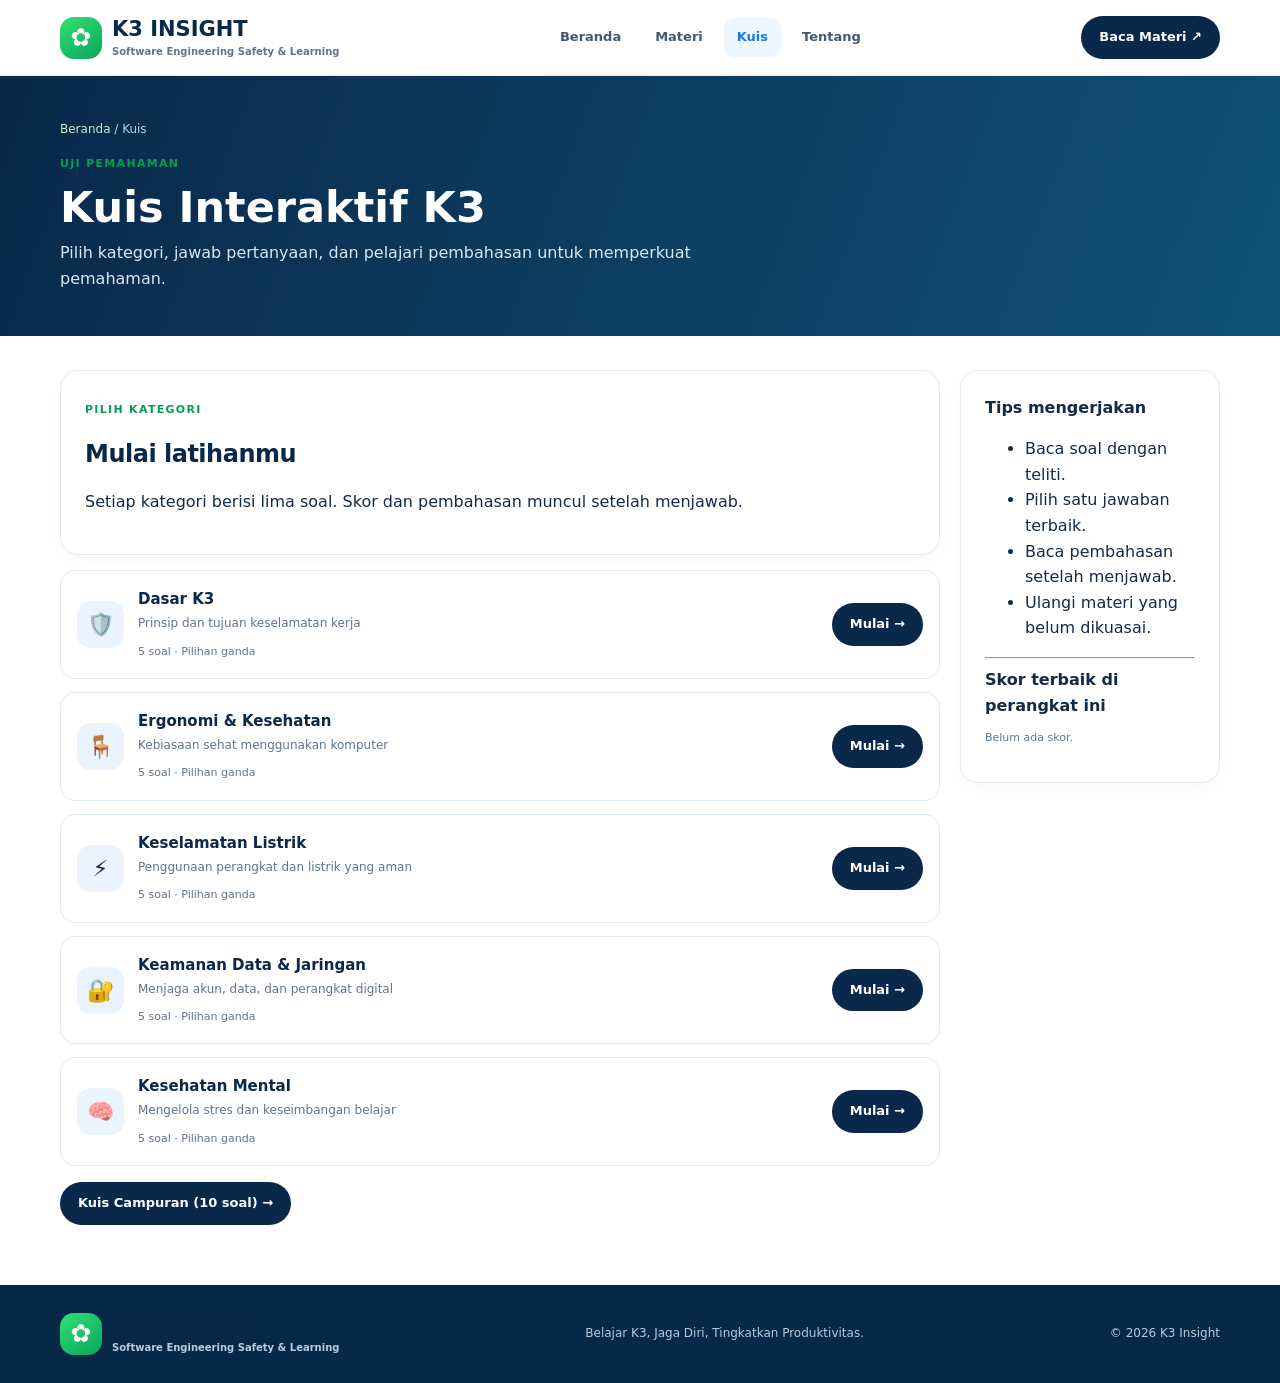
<file: pages/kuis.html>
<!doctype html><html lang="id"><head><meta charset="utf-8"><meta name="viewport" content="width=device-width,initial-scale=1"><title>Kuis K3 — K3 Insight</title><link rel="icon" href="../assets/img/favicon.svg"><style>
:root{--navy:#09284a;--blue:#1479e8;--green:#24c55e;--ink:#132b46;--muted:#60748a;--line:#e1eaf3;--bg:#f5f9fd}*{box-sizing:border-box;scroll-behavior:smooth}body{margin:0;font-family:Inter,system-ui,"Segoe UI",sans-serif;color:var(--ink);line-height:1.6}a{text-decoration:none;color:inherit}button,input{font:inherit}.container{width:min(1160px,92%);margin:auto}.header{height:76px;background:#fff;position:sticky;top:0;z-index:5;border-bottom:1px solid var(--line)}.navrow{height:100%;display:flex;align-items:center;justify-content:space-between;gap:18px}.brand{display:flex;align-items:center;gap:10px;font-size:21px;font-weight:900;color:var(--navy);line-height:1.1}.brand small{display:block;font-size:10px;color:var(--muted);font-weight:600;margin-top:4px}.logo{display:grid;place-items:center;width:42px;height:42px;border-radius:14px;background:linear-gradient(145deg,#32df75,#0aa65a);color:#fff;font-size:25px}nav{display:flex;gap:8px}nav a{padding:9px 13px;border-radius:10px;color:#415a73;font-size:13px;font-weight:750}nav a:hover,nav a.active{background:#eef6ff;color:var(--blue)}.btn{display:inline-flex;align-items:center;justify-content:center;gap:8px;border:0;border-radius:999px;padding:11px 18px;font-size:13px;font-weight:800;cursor:pointer;transition:.2s}.btn:hover{transform:translateY(-2px);box-shadow:0 8px 20px #09284a22}.dark{background:var(--navy);color:#fff}.green{background:linear-gradient(100deg,#21ce5a,#71ef72);color:#06351c}.outline{border:1px solid #c7d8e8;color:var(--navy);background:#fff}.ghost{border:1px solid #ffffffaa;background:#ffffff10;color:#fff}.hamb{display:none;border:0;border-radius:10px;padding:8px 12px;background:#eef6ff;color:var(--navy);font-size:20px}.hero{min-height:390px;display:flex;align-items:center;color:white;background:linear-gradient(90deg,#041d36f5,#052a48d9 43%,#052a4820),url('https://images.unsplash.com/photo-1498050108023-c5249f4df085?auto=format&fit=crop&w=1800&q=85') center/cover}.hero-copy{padding:62px 0;max-width:650px;animation:rise .6s ease}.pill{display:inline-block;padding:6px 12px;border:1px solid #66e9a5a8;border-radius:99px;background:#0a805a33;color:#c5ffdd;font-size:12px;font-weight:800}.hero h1{font-size:clamp(38px,5vw,60px);letter-spacing:-2px;line-height:1.1;margin:17px 0}.hero h1 em{font-style:normal;color:#58f078}.hero p{max-width:560px;color:#e0edf7}.actions{display:flex;gap:12px;flex-wrap:wrap;margin-top:22px}.stats{padding:18px 0;background:var(--bg)}.stats-grid{display:grid;grid-template-columns:repeat(4,1fr);gap:14px}.stats-grid div{padding:15px 18px;background:white;border:1px solid #eaf0f6;border-radius:14px}.stats-grid b{display:block;font-size:23px;color:var(--navy)}.stats-grid span{font-size:12px;color:var(--muted)}.section{padding:52px 0}.tint{background:linear-gradient(#f5f9fd,#fff)}.heading{display:flex;align-items:end;justify-content:space-between;gap:15px;margin-bottom:23px}.heading h2,h2{color:var(--navy);line-height:1.2;letter-spacing:-.5px}.heading h2{font-size:31px;margin:5px 0}.heading p,.muted{color:var(--muted);font-size:14px;margin:0}label{color:#0a9c54;font-size:11px;font-weight:900;letter-spacing:1.3px}.cards{display:grid;grid-template-columns:repeat(4,1fr);gap:16px}.card{border:1px solid var(--line);border-radius:16px;overflow:hidden;box-shadow:0 5px 16px #09284a08;transition:.25s;background:white}.card:hover{transform:translateY(-5px);box-shadow:0 12px 34px #09284a14}.card img{width:100%;height:135px;object-fit:cover;display:block}.card-body{padding:15px}.card h3{font-size:15px;margin:0 0 6px;color:var(--navy)}.card p{font-size:12px;color:var(--muted);margin:0 0 12px}.textlink{font-size:12px;color:var(--blue);font-weight:850}.two{display:grid;grid-template-columns:1fr 1fr;gap:18px}.panel{padding:26px;border:1px solid var(--line);border-radius:18px;background:white}.panel h2{font-size:26px}.steps{display:grid;grid-template-columns:repeat(3,1fr);gap:13px;margin:25px 0}.steps div{display:flex;flex-direction:column;gap:6px}.steps i{font-style:normal;background:#eaf4ff;color:var(--blue);border-radius:13px;padding:9px;width:42px;font-weight:900}.steps b{font-size:13px}.steps small{font-size:12px;color:var(--muted)}.greenpanel{background:linear-gradient(145deg,#e8fbf0,#f3fbff);border-color:#d5f1e2}.greenpanel ul{list-style:none;padding:0;display:grid;gap:10px;color:#3b5a6d;font-size:13px}.greenpanel img{width:100%;height:135px;object-fit:cover;border-radius:12px}.callout{padding:32px 36px;border-radius:22px;background:linear-gradient(100deg,#082848f5,#0b4b6be8),url('https://images.unsplash.com/photo-1519389950473-47ba0277781c?auto=format&fit=crop&w=1400&q=80') center/cover;color:white;display:flex;align-items:center;justify-content:space-between;gap:20px}.callout h2{color:white;margin:7px 0}.callout p{color:#d6e9f5;margin:0;font-size:14px}.footer{padding:28px 0;background:#082848;color:#d5e3ef}.footerrow{display:flex;align-items:center;justify-content:space-between;gap:20px}.footer small{color:#b8cbdb}.footnote{font-size:12px;color:#b6cadb}.pagehero{padding:44px 0;background:linear-gradient(110deg,#09284a,#105276);color:white}.pagehero h1{font-size:clamp(30px,4vw,43px);margin:7px 0;line-height:1.2}.pagehero p{color:#d6e9f5;max-width:740px;margin:0}.crumb{font-size:12px;color:#b9d3e6;margin-bottom:10px}.crumb a{color:#b8f5cb}.content{padding:34px 0 60px}.search{width:100%;padding:12px 15px;border:1px solid #d5e2ef;border-radius:12px;margin-bottom:17px;outline:none}.search:focus{border-color:var(--blue);box-shadow:0 0 0 3px #1479e81a}.chips{display:flex;gap:8px;flex-wrap:wrap;margin-bottom:20px}.chip{border:1px solid var(--line);background:#fff;color:#4b647b;padding:7px 12px;border-radius:999px;font-size:12px;font-weight:750;cursor:pointer}.chip.active,.chip:hover{background:#eaf4ff;color:var(--blue)}.materialgrid{display:grid;grid-template-columns:repeat(3,1fr);gap:17px}.materialcard{border:1px solid var(--line);border-radius:16px;overflow:hidden;background:white;transition:.2s}.materialcard:hover{transform:translateY(-4px);box-shadow:0 12px 30px #09284a12}.materialcard img{width:100%;height:160px;object-fit:cover}.materialbody{padding:17px}.badge{display:inline-block;padding:4px 9px;border-radius:99px;background:#eafbf1;color:#078448;font-size:10px;font-weight:900}.materialbody h3{margin:9px 0 4px;color:var(--navy)}.materialbody p{font-size:13px;color:var(--muted)}.bottomrow{display:flex;justify-content:space-between;align-items:center;gap:8px}.small{font-size:11px;color:var(--muted)}.detailgrid,.quizlayout{display:grid;grid-template-columns:minmax(0,1fr) 260px;gap:20px;align-items:start}.article,.side,.quizpanel{border:1px solid var(--line);border-radius:18px;padding:24px;background:white;box-shadow:0 5px 18px #09284a07}.article h2{margin-top:25px}.article p,.article li{color:#4f667b;font-size:15px}.article img{width:100%;max-height:280px;object-fit:cover;border-radius:13px}.tip{padding:14px;border-left:4px solid var(--green);border-radius:10px;background:#eafbf1;color:#24563b;font-size:13px;margin:20px 0}.side{position:sticky;top:95px}.side a{display:block;padding:9px 0;border-bottom:1px solid var(--line);font-size:13px;color:#456078}.quizlist{display:grid;gap:13px}.quizitem{display:flex;align-items:center;gap:14px;padding:16px;border:1px solid var(--line);border-radius:15px}.qicon{width:47px;height:47px;border-radius:14px;background:#eaf4ff;display:grid;place-items:center;font-size:22px}.qinfo{flex:1}.qinfo h3{margin:0;font-size:15px;color:var(--navy)}.qinfo p{margin:3px 0;font-size:12px;color:var(--muted)}.quizstage{max-width:800px;margin:auto}.question{font-size:21px;color:var(--navy);line-height:1.45}.progress{height:8px;background:#eaf0f6;border-radius:99px;overflow:hidden;margin:13px 0 23px}.progress span{display:block;height:100%;background:linear-gradient(90deg,var(--blue),var(--green))}.answer{width:100%;text-align:left;padding:13px 15px;margin:5px 0;border:1px solid #dbe6f0;border-radius:12px;background:white;color:#29445d;cursor:pointer}.answer:hover:not(:disabled){background:#f3f9ff;border-color:#80b9f3}.answer.correct{background:#eafbf1;border-color:#21b66b;color:#08763d}.answer.wrong{background:#fff0f0;border-color:#e77878;color:#a52828}.feedback{margin-top:14px;padding:12px;border-radius:11px;background:#f0f6fc;color:#37546d;font-size:13px}.quizcontrols{display:flex;justify-content:space-between;align-items:center;gap:12px;margin-top:20px}.result{text-align:center;padding:10px}.score{font-size:60px;font-weight:950;color:var(--blue)}.empty{grid-column:1/-1;text-align:center;padding:28px;color:var(--muted)}.infogrid{display:grid;grid-template-columns:repeat(3,1fr);gap:15px}.infobox{border:1px solid var(--line);border-radius:15px;padding:20px;background:#fff}.infobox p{font-size:13px;color:var(--muted)}@keyframes rise{from{opacity:0;transform:translateY(12px)}to{opacity:1;transform:translateY(0)}}@media(max-width:900px){.cards{grid-template-columns:repeat(2,1fr)}.stats-grid{grid-template-columns:repeat(2,1fr)}.two,.detailgrid,.quizlayout{grid-template-columns:1fr}.side{position:static}.materialgrid{grid-template-columns:repeat(2,1fr)}.header>.container .dark{display:none}}@media(max-width:650px){.header{height:68px}.brand{font-size:17px}.brand small{font-size:9px}.logo{width:37px;height:37px}.hamb{display:block}nav{display:none;position:absolute;top:62px;left:4%;right:4%;padding:10px;background:white;border:1px solid var(--line);border-radius:14px;box-shadow:0 12px 34px #09284a14;flex-direction:column}nav.open{display:flex}nav a{padding:12px}.hero{min-height:410px;background-position:60% center}.hero-copy{padding:48px 0}.hero h1{letter-spacing:-1px}.hero p{font-size:14px}.stats-grid{gap:8px}.stats-grid div{padding:12px}.stats-grid b{font-size:19px}.stats-grid span{font-size:10px}.section{padding:38px 0}.heading{align-items:flex-start;flex-direction:column}.cards,.materialgrid,.infogrid{grid-template-columns:1fr}.card img{height:180px}.two .panel,.article,.side,.quizpanel{padding:18px}.steps{grid-template-columns:1fr}.callout{align-items:flex-start;flex-direction:column;padding:25px 22px}.footerrow{align-items:flex-start;flex-direction:column}.quizitem{flex-wrap:wrap}.quizitem .btn{margin-left:60px}.question{font-size:18px}}
</style></head><body><header class="header"><div class="container navrow"><a class="brand" href="../index.html"><span class="logo">✿</span><span>K3 INSIGHT<small>Software Engineering Safety & Learning</small></span></a><button class="hamb" id="hamb">☰</button><nav id="nav"><a href="../index.html">Beranda</a><a href="materi.html">Materi</a><a class="active" href="kuis.html">Kuis</a><a href="tentang.html">Tentang</a></nav><a class="btn dark" href="materi.html">Baca Materi ↗</a></div></header><section class="pagehero"><div class="container"><div class="crumb"><a href="../index.html">Beranda</a> / Kuis</div><label>UJI PEMAHAMAN</label><h1>Kuis Interaktif K3</h1><p>Pilih kategori, jawab pertanyaan, dan pelajari pembahasan untuk memperkuat pemahaman.</p></div></section><main class="content"><div class="container quizlayout"><section><div class="quizpanel"><label>PILIH KATEGORI</label><h2>Mulai latihanmu</h2><p>Setiap kategori berisi lima soal. Skor dan pembahasan muncul setelah menjawab.</p></div><div class="quizlist" id="list" style="margin-top:15px"></div><button class="btn dark" id="mixed" style="margin-top:16px">Kuis Campuran (10 soal) →</button></section><aside class="side"><b>Tips mengerjakan</b><ul><li>Baca soal dengan teliti.</li><li>Pilih satu jawaban terbaik.</li><li>Baca pembahasan setelah menjawab.</li><li>Ulangi materi yang belum dikuasai.</li></ul><hr><b>Skor terbaik di perangkat ini</b><div id="scores"></div></aside></div></main><div id="footer"></div><script>
const nav=document.getElementById('nav'),hamb=document.getElementById('hamb');if(nav&&hamb)hamb.addEventListener('click',()=>nav.classList.toggle('open'));const f=document.getElementById('footer');if(f){const path=location.pathname;const deep=path.includes('/pages/materi/detail.html')||path.includes('/pages/kuis/mulai.html');const inPages=path.includes('/pages/');const pre=deep?'../../':(inPages?'../':'');f.innerHTML=`<footer class="footer"><div class="container footerrow"><a class="brand" href="${pre}index.html"><span class="logo">✿</span><span>K3 INSIGHT<small>Software Engineering Safety & Learning</small></span></a><span class="footnote">Belajar K3, Jaga Diri, Tingkatkan Produktivitas.</span><span class="footnote">© ${new Date().getFullYear()} K3 Insight</span></div></footer>`;}
</script><script src="../assets/js/kuis-data.js"></script><script src="../assets/js/kuis-list.js"></script></body></html>
</file>
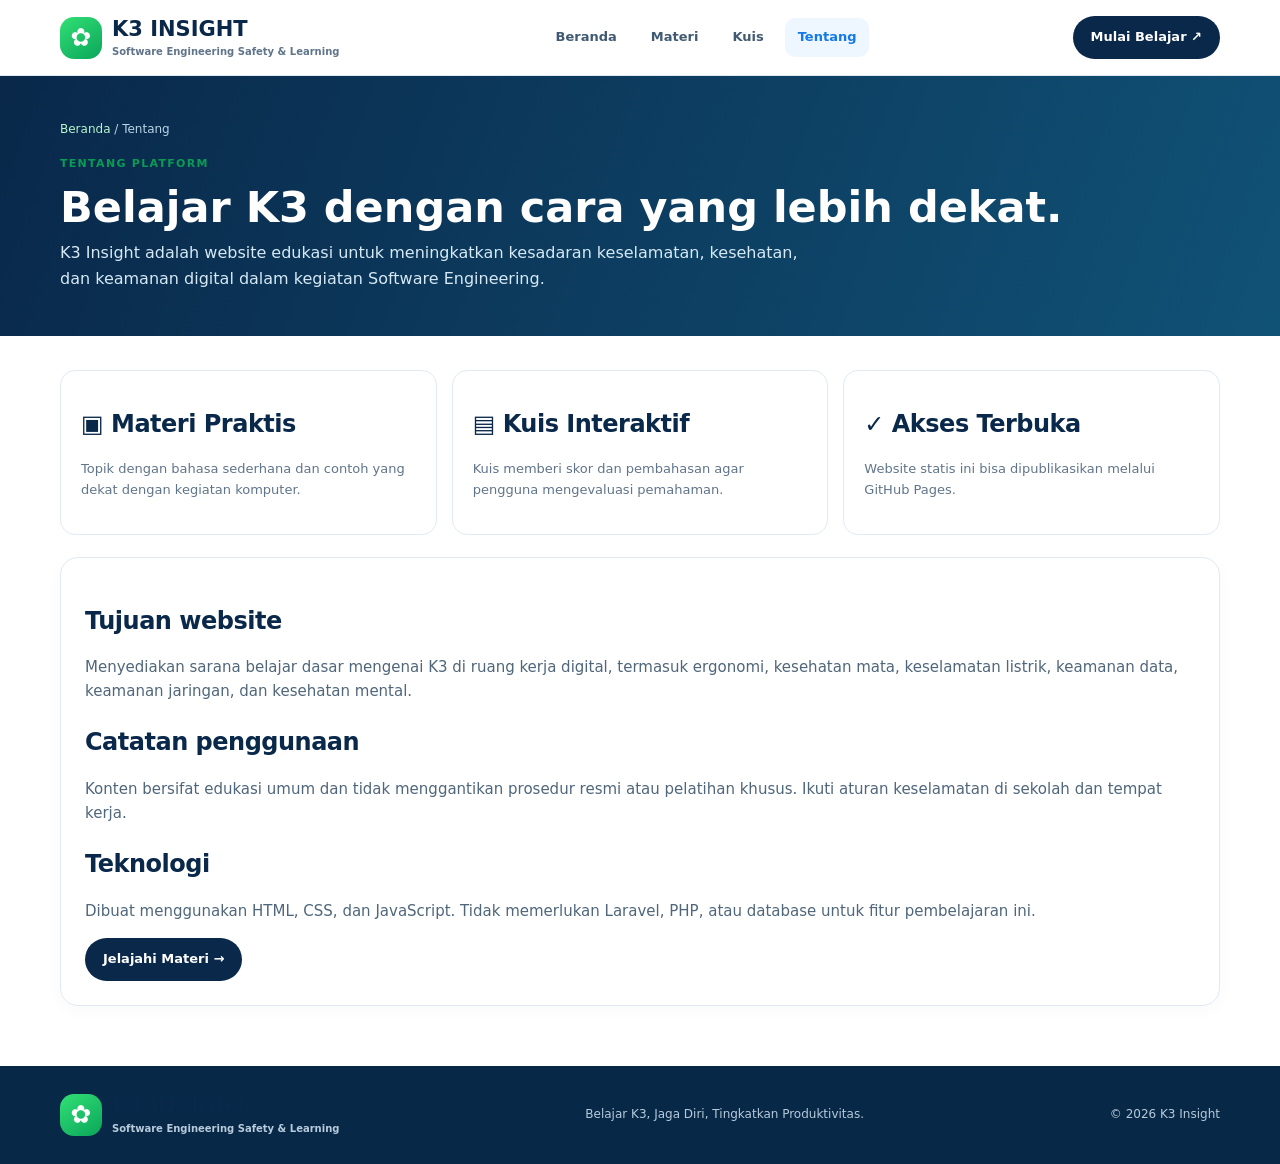
<file: pages/tentang.html>
<!doctype html><html lang="id"><head><meta charset="utf-8"><meta name="viewport" content="width=device-width,initial-scale=1"><title>Tentang — K3 Insight</title><link rel="icon" href="../assets/img/favicon.svg"><style>
:root{--navy:#09284a;--blue:#1479e8;--green:#24c55e;--ink:#132b46;--muted:#60748a;--line:#e1eaf3;--bg:#f5f9fd}*{box-sizing:border-box;scroll-behavior:smooth}body{margin:0;font-family:Inter,system-ui,"Segoe UI",sans-serif;color:var(--ink);line-height:1.6}a{text-decoration:none;color:inherit}button,input{font:inherit}.container{width:min(1160px,92%);margin:auto}.header{height:76px;background:#fff;position:sticky;top:0;z-index:5;border-bottom:1px solid var(--line)}.navrow{height:100%;display:flex;align-items:center;justify-content:space-between;gap:18px}.brand{display:flex;align-items:center;gap:10px;font-size:21px;font-weight:900;color:var(--navy);line-height:1.1}.brand small{display:block;font-size:10px;color:var(--muted);font-weight:600;margin-top:4px}.logo{display:grid;place-items:center;width:42px;height:42px;border-radius:14px;background:linear-gradient(145deg,#32df75,#0aa65a);color:#fff;font-size:25px}nav{display:flex;gap:8px}nav a{padding:9px 13px;border-radius:10px;color:#415a73;font-size:13px;font-weight:750}nav a:hover,nav a.active{background:#eef6ff;color:var(--blue)}.btn{display:inline-flex;align-items:center;justify-content:center;gap:8px;border:0;border-radius:999px;padding:11px 18px;font-size:13px;font-weight:800;cursor:pointer;transition:.2s}.btn:hover{transform:translateY(-2px);box-shadow:0 8px 20px #09284a22}.dark{background:var(--navy);color:#fff}.green{background:linear-gradient(100deg,#21ce5a,#71ef72);color:#06351c}.outline{border:1px solid #c7d8e8;color:var(--navy);background:#fff}.ghost{border:1px solid #ffffffaa;background:#ffffff10;color:#fff}.hamb{display:none;border:0;border-radius:10px;padding:8px 12px;background:#eef6ff;color:var(--navy);font-size:20px}.hero{min-height:390px;display:flex;align-items:center;color:white;background:linear-gradient(90deg,#041d36f5,#052a48d9 43%,#052a4820),url('https://images.unsplash.com/photo-1498050108023-c5249f4df085?auto=format&fit=crop&w=1800&q=85') center/cover}.hero-copy{padding:62px 0;max-width:650px;animation:rise .6s ease}.pill{display:inline-block;padding:6px 12px;border:1px solid #66e9a5a8;border-radius:99px;background:#0a805a33;color:#c5ffdd;font-size:12px;font-weight:800}.hero h1{font-size:clamp(38px,5vw,60px);letter-spacing:-2px;line-height:1.1;margin:17px 0}.hero h1 em{font-style:normal;color:#58f078}.hero p{max-width:560px;color:#e0edf7}.actions{display:flex;gap:12px;flex-wrap:wrap;margin-top:22px}.stats{padding:18px 0;background:var(--bg)}.stats-grid{display:grid;grid-template-columns:repeat(4,1fr);gap:14px}.stats-grid div{padding:15px 18px;background:white;border:1px solid #eaf0f6;border-radius:14px}.stats-grid b{display:block;font-size:23px;color:var(--navy)}.stats-grid span{font-size:12px;color:var(--muted)}.section{padding:52px 0}.tint{background:linear-gradient(#f5f9fd,#fff)}.heading{display:flex;align-items:end;justify-content:space-between;gap:15px;margin-bottom:23px}.heading h2,h2{color:var(--navy);line-height:1.2;letter-spacing:-.5px}.heading h2{font-size:31px;margin:5px 0}.heading p,.muted{color:var(--muted);font-size:14px;margin:0}label{color:#0a9c54;font-size:11px;font-weight:900;letter-spacing:1.3px}.cards{display:grid;grid-template-columns:repeat(4,1fr);gap:16px}.card{border:1px solid var(--line);border-radius:16px;overflow:hidden;box-shadow:0 5px 16px #09284a08;transition:.25s;background:white}.card:hover{transform:translateY(-5px);box-shadow:0 12px 34px #09284a14}.card img{width:100%;height:135px;object-fit:cover;display:block}.card-body{padding:15px}.card h3{font-size:15px;margin:0 0 6px;color:var(--navy)}.card p{font-size:12px;color:var(--muted);margin:0 0 12px}.textlink{font-size:12px;color:var(--blue);font-weight:850}.two{display:grid;grid-template-columns:1fr 1fr;gap:18px}.panel{padding:26px;border:1px solid var(--line);border-radius:18px;background:white}.panel h2{font-size:26px}.steps{display:grid;grid-template-columns:repeat(3,1fr);gap:13px;margin:25px 0}.steps div{display:flex;flex-direction:column;gap:6px}.steps i{font-style:normal;background:#eaf4ff;color:var(--blue);border-radius:13px;padding:9px;width:42px;font-weight:900}.steps b{font-size:13px}.steps small{font-size:12px;color:var(--muted)}.greenpanel{background:linear-gradient(145deg,#e8fbf0,#f3fbff);border-color:#d5f1e2}.greenpanel ul{list-style:none;padding:0;display:grid;gap:10px;color:#3b5a6d;font-size:13px}.greenpanel img{width:100%;height:135px;object-fit:cover;border-radius:12px}.callout{padding:32px 36px;border-radius:22px;background:linear-gradient(100deg,#082848f5,#0b4b6be8),url('https://images.unsplash.com/photo-1519389950473-47ba0277781c?auto=format&fit=crop&w=1400&q=80') center/cover;color:white;display:flex;align-items:center;justify-content:space-between;gap:20px}.callout h2{color:white;margin:7px 0}.callout p{color:#d6e9f5;margin:0;font-size:14px}.footer{padding:28px 0;background:#082848;color:#d5e3ef}.footerrow{display:flex;align-items:center;justify-content:space-between;gap:20px}.footer small{color:#b8cbdb}.footnote{font-size:12px;color:#b6cadb}.pagehero{padding:44px 0;background:linear-gradient(110deg,#09284a,#105276);color:white}.pagehero h1{font-size:clamp(30px,4vw,43px);margin:7px 0;line-height:1.2}.pagehero p{color:#d6e9f5;max-width:740px;margin:0}.crumb{font-size:12px;color:#b9d3e6;margin-bottom:10px}.crumb a{color:#b8f5cb}.content{padding:34px 0 60px}.search{width:100%;padding:12px 15px;border:1px solid #d5e2ef;border-radius:12px;margin-bottom:17px;outline:none}.search:focus{border-color:var(--blue);box-shadow:0 0 0 3px #1479e81a}.chips{display:flex;gap:8px;flex-wrap:wrap;margin-bottom:20px}.chip{border:1px solid var(--line);background:#fff;color:#4b647b;padding:7px 12px;border-radius:999px;font-size:12px;font-weight:750;cursor:pointer}.chip.active,.chip:hover{background:#eaf4ff;color:var(--blue)}.materialgrid{display:grid;grid-template-columns:repeat(3,1fr);gap:17px}.materialcard{border:1px solid var(--line);border-radius:16px;overflow:hidden;background:white;transition:.2s}.materialcard:hover{transform:translateY(-4px);box-shadow:0 12px 30px #09284a12}.materialcard img{width:100%;height:160px;object-fit:cover}.materialbody{padding:17px}.badge{display:inline-block;padding:4px 9px;border-radius:99px;background:#eafbf1;color:#078448;font-size:10px;font-weight:900}.materialbody h3{margin:9px 0 4px;color:var(--navy)}.materialbody p{font-size:13px;color:var(--muted)}.bottomrow{display:flex;justify-content:space-between;align-items:center;gap:8px}.small{font-size:11px;color:var(--muted)}.detailgrid,.quizlayout{display:grid;grid-template-columns:minmax(0,1fr) 260px;gap:20px;align-items:start}.article,.side,.quizpanel{border:1px solid var(--line);border-radius:18px;padding:24px;background:white;box-shadow:0 5px 18px #09284a07}.article h2{margin-top:25px}.article p,.article li{color:#4f667b;font-size:15px}.article img{width:100%;max-height:280px;object-fit:cover;border-radius:13px}.tip{padding:14px;border-left:4px solid var(--green);border-radius:10px;background:#eafbf1;color:#24563b;font-size:13px;margin:20px 0}.side{position:sticky;top:95px}.side a{display:block;padding:9px 0;border-bottom:1px solid var(--line);font-size:13px;color:#456078}.quizlist{display:grid;gap:13px}.quizitem{display:flex;align-items:center;gap:14px;padding:16px;border:1px solid var(--line);border-radius:15px}.qicon{width:47px;height:47px;border-radius:14px;background:#eaf4ff;display:grid;place-items:center;font-size:22px}.qinfo{flex:1}.qinfo h3{margin:0;font-size:15px;color:var(--navy)}.qinfo p{margin:3px 0;font-size:12px;color:var(--muted)}.quizstage{max-width:800px;margin:auto}.question{font-size:21px;color:var(--navy);line-height:1.45}.progress{height:8px;background:#eaf0f6;border-radius:99px;overflow:hidden;margin:13px 0 23px}.progress span{display:block;height:100%;background:linear-gradient(90deg,var(--blue),var(--green))}.answer{width:100%;text-align:left;padding:13px 15px;margin:5px 0;border:1px solid #dbe6f0;border-radius:12px;background:white;color:#29445d;cursor:pointer}.answer:hover:not(:disabled){background:#f3f9ff;border-color:#80b9f3}.answer.correct{background:#eafbf1;border-color:#21b66b;color:#08763d}.answer.wrong{background:#fff0f0;border-color:#e77878;color:#a52828}.feedback{margin-top:14px;padding:12px;border-radius:11px;background:#f0f6fc;color:#37546d;font-size:13px}.quizcontrols{display:flex;justify-content:space-between;align-items:center;gap:12px;margin-top:20px}.result{text-align:center;padding:10px}.score{font-size:60px;font-weight:950;color:var(--blue)}.empty{grid-column:1/-1;text-align:center;padding:28px;color:var(--muted)}.infogrid{display:grid;grid-template-columns:repeat(3,1fr);gap:15px}.infobox{border:1px solid var(--line);border-radius:15px;padding:20px;background:#fff}.infobox p{font-size:13px;color:var(--muted)}@keyframes rise{from{opacity:0;transform:translateY(12px)}to{opacity:1;transform:translateY(0)}}@media(max-width:900px){.cards{grid-template-columns:repeat(2,1fr)}.stats-grid{grid-template-columns:repeat(2,1fr)}.two,.detailgrid,.quizlayout{grid-template-columns:1fr}.side{position:static}.materialgrid{grid-template-columns:repeat(2,1fr)}.header>.container .dark{display:none}}@media(max-width:650px){.header{height:68px}.brand{font-size:17px}.brand small{font-size:9px}.logo{width:37px;height:37px}.hamb{display:block}nav{display:none;position:absolute;top:62px;left:4%;right:4%;padding:10px;background:white;border:1px solid var(--line);border-radius:14px;box-shadow:0 12px 34px #09284a14;flex-direction:column}nav.open{display:flex}nav a{padding:12px}.hero{min-height:410px;background-position:60% center}.hero-copy{padding:48px 0}.hero h1{letter-spacing:-1px}.hero p{font-size:14px}.stats-grid{gap:8px}.stats-grid div{padding:12px}.stats-grid b{font-size:19px}.stats-grid span{font-size:10px}.section{padding:38px 0}.heading{align-items:flex-start;flex-direction:column}.cards,.materialgrid,.infogrid{grid-template-columns:1fr}.card img{height:180px}.two .panel,.article,.side,.quizpanel{padding:18px}.steps{grid-template-columns:1fr}.callout{align-items:flex-start;flex-direction:column;padding:25px 22px}.footerrow{align-items:flex-start;flex-direction:column}.quizitem{flex-wrap:wrap}.quizitem .btn{margin-left:60px}.question{font-size:18px}}
</style></head><body><header class="header"><div class="container navrow"><a class="brand" href="../index.html"><span class="logo">✿</span><span>K3 INSIGHT<small>Software Engineering Safety & Learning</small></span></a><button class="hamb" id="hamb">☰</button><nav id="nav"><a href="../index.html">Beranda</a><a href="materi.html">Materi</a><a href="kuis.html">Kuis</a><a class="active" href="tentang.html">Tentang</a></nav><a class="btn dark" href="materi.html">Mulai Belajar ↗</a></div></header><section class="pagehero"><div class="container"><div class="crumb"><a href="../index.html">Beranda</a> / Tentang</div><label>TENTANG PLATFORM</label><h1>Belajar K3 dengan cara yang lebih dekat.</h1><p>K3 Insight adalah website edukasi untuk meningkatkan kesadaran keselamatan, kesehatan, dan keamanan digital dalam kegiatan Software Engineering.</p></div></section><main class="content"><div class="container"><div class="infogrid"><div class="infobox"><h2>▣ Materi Praktis</h2><p>Topik dengan bahasa sederhana dan contoh yang dekat dengan kegiatan komputer.</p></div><div class="infobox"><h2>▤ Kuis Interaktif</h2><p>Kuis memberi skor dan pembahasan agar pengguna mengevaluasi pemahaman.</p></div><div class="infobox"><h2>✓ Akses Terbuka</h2><p>Website statis ini bisa dipublikasikan melalui GitHub Pages.</p></div></div><article class="article" style="margin-top:22px"><h2>Tujuan website</h2><p>Menyediakan sarana belajar dasar mengenai K3 di ruang kerja digital, termasuk ergonomi, kesehatan mata, keselamatan listrik, keamanan data, keamanan jaringan, dan kesehatan mental.</p><h2>Catatan penggunaan</h2><p>Konten bersifat edukasi umum dan tidak menggantikan prosedur resmi atau pelatihan khusus. Ikuti aturan keselamatan di sekolah dan tempat kerja.</p><h2>Teknologi</h2><p>Dibuat menggunakan HTML, CSS, dan JavaScript. Tidak memerlukan Laravel, PHP, atau database untuk fitur pembelajaran ini.</p><a class="btn dark" href="materi.html">Jelajahi Materi →</a></article></div></main><div id="footer"></div><script>
const nav=document.getElementById('nav'),hamb=document.getElementById('hamb');if(nav&&hamb)hamb.addEventListener('click',()=>nav.classList.toggle('open'));const f=document.getElementById('footer');if(f){const path=location.pathname;const deep=path.includes('/pages/materi/detail.html')||path.includes('/pages/kuis/mulai.html');const inPages=path.includes('/pages/');const pre=deep?'../../':(inPages?'../':'');f.innerHTML=`<footer class="footer"><div class="container footerrow"><a class="brand" href="${pre}index.html"><span class="logo">✿</span><span>K3 INSIGHT<small>Software Engineering Safety & Learning</small></span></a><span class="footnote">Belajar K3, Jaga Diri, Tingkatkan Produktivitas.</span><span class="footnote">© ${new Date().getFullYear()} K3 Insight</span></div></footer>`;}
</script></body></html>
</file>
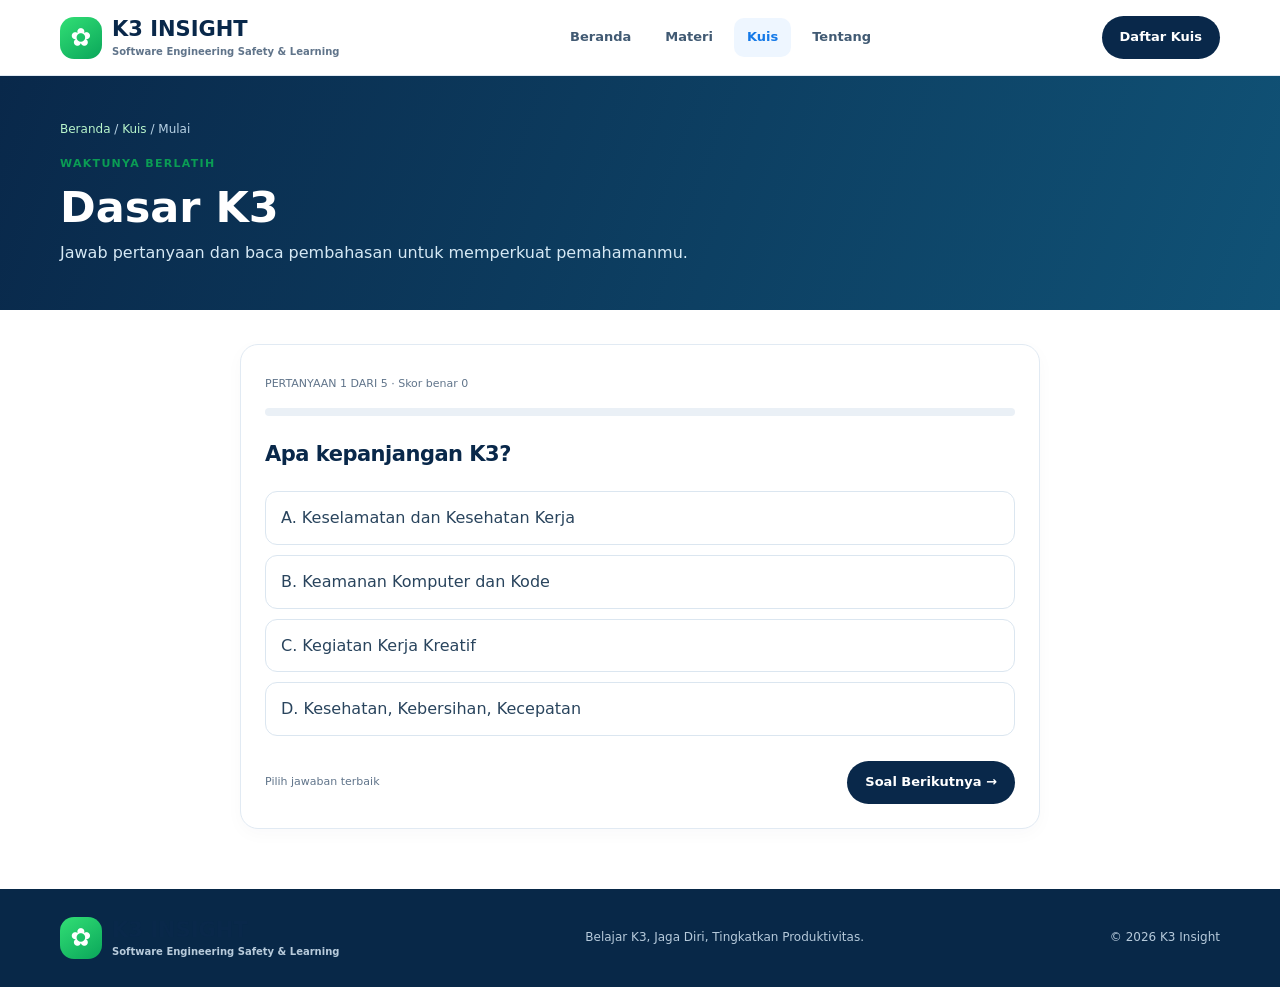
<file: pages/kuis/mulai.html>
<!doctype html><html lang="id"><head><meta charset="utf-8"><meta name="viewport" content="width=device-width,initial-scale=1"><title>Mulai Kuis — K3 Insight</title><link rel="icon" href="../../assets/img/favicon.svg"><style>
:root{--navy:#09284a;--blue:#1479e8;--green:#24c55e;--ink:#132b46;--muted:#60748a;--line:#e1eaf3;--bg:#f5f9fd}*{box-sizing:border-box;scroll-behavior:smooth}body{margin:0;font-family:Inter,system-ui,"Segoe UI",sans-serif;color:var(--ink);line-height:1.6}a{text-decoration:none;color:inherit}button,input{font:inherit}.container{width:min(1160px,92%);margin:auto}.header{height:76px;background:#fff;position:sticky;top:0;z-index:5;border-bottom:1px solid var(--line)}.navrow{height:100%;display:flex;align-items:center;justify-content:space-between;gap:18px}.brand{display:flex;align-items:center;gap:10px;font-size:21px;font-weight:900;color:var(--navy);line-height:1.1}.brand small{display:block;font-size:10px;color:var(--muted);font-weight:600;margin-top:4px}.logo{display:grid;place-items:center;width:42px;height:42px;border-radius:14px;background:linear-gradient(145deg,#32df75,#0aa65a);color:#fff;font-size:25px}nav{display:flex;gap:8px}nav a{padding:9px 13px;border-radius:10px;color:#415a73;font-size:13px;font-weight:750}nav a:hover,nav a.active{background:#eef6ff;color:var(--blue)}.btn{display:inline-flex;align-items:center;justify-content:center;gap:8px;border:0;border-radius:999px;padding:11px 18px;font-size:13px;font-weight:800;cursor:pointer;transition:.2s}.btn:hover{transform:translateY(-2px);box-shadow:0 8px 20px #09284a22}.dark{background:var(--navy);color:#fff}.green{background:linear-gradient(100deg,#21ce5a,#71ef72);color:#06351c}.outline{border:1px solid #c7d8e8;color:var(--navy);background:#fff}.ghost{border:1px solid #ffffffaa;background:#ffffff10;color:#fff}.hamb{display:none;border:0;border-radius:10px;padding:8px 12px;background:#eef6ff;color:var(--navy);font-size:20px}.hero{min-height:390px;display:flex;align-items:center;color:white;background:linear-gradient(90deg,#041d36f5,#052a48d9 43%,#052a4820),url('https://images.unsplash.com/photo-1498050108023-c5249f4df085?auto=format&fit=crop&w=1800&q=85') center/cover}.hero-copy{padding:62px 0;max-width:650px;animation:rise .6s ease}.pill{display:inline-block;padding:6px 12px;border:1px solid #66e9a5a8;border-radius:99px;background:#0a805a33;color:#c5ffdd;font-size:12px;font-weight:800}.hero h1{font-size:clamp(38px,5vw,60px);letter-spacing:-2px;line-height:1.1;margin:17px 0}.hero h1 em{font-style:normal;color:#58f078}.hero p{max-width:560px;color:#e0edf7}.actions{display:flex;gap:12px;flex-wrap:wrap;margin-top:22px}.stats{padding:18px 0;background:var(--bg)}.stats-grid{display:grid;grid-template-columns:repeat(4,1fr);gap:14px}.stats-grid div{padding:15px 18px;background:white;border:1px solid #eaf0f6;border-radius:14px}.stats-grid b{display:block;font-size:23px;color:var(--navy)}.stats-grid span{font-size:12px;color:var(--muted)}.section{padding:52px 0}.tint{background:linear-gradient(#f5f9fd,#fff)}.heading{display:flex;align-items:end;justify-content:space-between;gap:15px;margin-bottom:23px}.heading h2,h2{color:var(--navy);line-height:1.2;letter-spacing:-.5px}.heading h2{font-size:31px;margin:5px 0}.heading p,.muted{color:var(--muted);font-size:14px;margin:0}label{color:#0a9c54;font-size:11px;font-weight:900;letter-spacing:1.3px}.cards{display:grid;grid-template-columns:repeat(4,1fr);gap:16px}.card{border:1px solid var(--line);border-radius:16px;overflow:hidden;box-shadow:0 5px 16px #09284a08;transition:.25s;background:white}.card:hover{transform:translateY(-5px);box-shadow:0 12px 34px #09284a14}.card img{width:100%;height:135px;object-fit:cover;display:block}.card-body{padding:15px}.card h3{font-size:15px;margin:0 0 6px;color:var(--navy)}.card p{font-size:12px;color:var(--muted);margin:0 0 12px}.textlink{font-size:12px;color:var(--blue);font-weight:850}.two{display:grid;grid-template-columns:1fr 1fr;gap:18px}.panel{padding:26px;border:1px solid var(--line);border-radius:18px;background:white}.panel h2{font-size:26px}.steps{display:grid;grid-template-columns:repeat(3,1fr);gap:13px;margin:25px 0}.steps div{display:flex;flex-direction:column;gap:6px}.steps i{font-style:normal;background:#eaf4ff;color:var(--blue);border-radius:13px;padding:9px;width:42px;font-weight:900}.steps b{font-size:13px}.steps small{font-size:12px;color:var(--muted)}.greenpanel{background:linear-gradient(145deg,#e8fbf0,#f3fbff);border-color:#d5f1e2}.greenpanel ul{list-style:none;padding:0;display:grid;gap:10px;color:#3b5a6d;font-size:13px}.greenpanel img{width:100%;height:135px;object-fit:cover;border-radius:12px}.callout{padding:32px 36px;border-radius:22px;background:linear-gradient(100deg,#082848f5,#0b4b6be8),url('https://images.unsplash.com/photo-1519389950473-47ba0277781c?auto=format&fit=crop&w=1400&q=80') center/cover;color:white;display:flex;align-items:center;justify-content:space-between;gap:20px}.callout h2{color:white;margin:7px 0}.callout p{color:#d6e9f5;margin:0;font-size:14px}.footer{padding:28px 0;background:#082848;color:#d5e3ef}.footerrow{display:flex;align-items:center;justify-content:space-between;gap:20px}.footer small{color:#b8cbdb}.footnote{font-size:12px;color:#b6cadb}.pagehero{padding:44px 0;background:linear-gradient(110deg,#09284a,#105276);color:white}.pagehero h1{font-size:clamp(30px,4vw,43px);margin:7px 0;line-height:1.2}.pagehero p{color:#d6e9f5;max-width:740px;margin:0}.crumb{font-size:12px;color:#b9d3e6;margin-bottom:10px}.crumb a{color:#b8f5cb}.content{padding:34px 0 60px}.search{width:100%;padding:12px 15px;border:1px solid #d5e2ef;border-radius:12px;margin-bottom:17px;outline:none}.search:focus{border-color:var(--blue);box-shadow:0 0 0 3px #1479e81a}.chips{display:flex;gap:8px;flex-wrap:wrap;margin-bottom:20px}.chip{border:1px solid var(--line);background:#fff;color:#4b647b;padding:7px 12px;border-radius:999px;font-size:12px;font-weight:750;cursor:pointer}.chip.active,.chip:hover{background:#eaf4ff;color:var(--blue)}.materialgrid{display:grid;grid-template-columns:repeat(3,1fr);gap:17px}.materialcard{border:1px solid var(--line);border-radius:16px;overflow:hidden;background:white;transition:.2s}.materialcard:hover{transform:translateY(-4px);box-shadow:0 12px 30px #09284a12}.materialcard img{width:100%;height:160px;object-fit:cover}.materialbody{padding:17px}.badge{display:inline-block;padding:4px 9px;border-radius:99px;background:#eafbf1;color:#078448;font-size:10px;font-weight:900}.materialbody h3{margin:9px 0 4px;color:var(--navy)}.materialbody p{font-size:13px;color:var(--muted)}.bottomrow{display:flex;justify-content:space-between;align-items:center;gap:8px}.small{font-size:11px;color:var(--muted)}.detailgrid,.quizlayout{display:grid;grid-template-columns:minmax(0,1fr) 260px;gap:20px;align-items:start}.article,.side,.quizpanel{border:1px solid var(--line);border-radius:18px;padding:24px;background:white;box-shadow:0 5px 18px #09284a07}.article h2{margin-top:25px}.article p,.article li{color:#4f667b;font-size:15px}.article img{width:100%;max-height:280px;object-fit:cover;border-radius:13px}.tip{padding:14px;border-left:4px solid var(--green);border-radius:10px;background:#eafbf1;color:#24563b;font-size:13px;margin:20px 0}.side{position:sticky;top:95px}.side a{display:block;padding:9px 0;border-bottom:1px solid var(--line);font-size:13px;color:#456078}.quizlist{display:grid;gap:13px}.quizitem{display:flex;align-items:center;gap:14px;padding:16px;border:1px solid var(--line);border-radius:15px}.qicon{width:47px;height:47px;border-radius:14px;background:#eaf4ff;display:grid;place-items:center;font-size:22px}.qinfo{flex:1}.qinfo h3{margin:0;font-size:15px;color:var(--navy)}.qinfo p{margin:3px 0;font-size:12px;color:var(--muted)}.quizstage{max-width:800px;margin:auto}.question{font-size:21px;color:var(--navy);line-height:1.45}.progress{height:8px;background:#eaf0f6;border-radius:99px;overflow:hidden;margin:13px 0 23px}.progress span{display:block;height:100%;background:linear-gradient(90deg,var(--blue),var(--green))}.answer{width:100%;text-align:left;padding:13px 15px;margin:5px 0;border:1px solid #dbe6f0;border-radius:12px;background:white;color:#29445d;cursor:pointer}.answer:hover:not(:disabled){background:#f3f9ff;border-color:#80b9f3}.answer.correct{background:#eafbf1;border-color:#21b66b;color:#08763d}.answer.wrong{background:#fff0f0;border-color:#e77878;color:#a52828}.feedback{margin-top:14px;padding:12px;border-radius:11px;background:#f0f6fc;color:#37546d;font-size:13px}.quizcontrols{display:flex;justify-content:space-between;align-items:center;gap:12px;margin-top:20px}.result{text-align:center;padding:10px}.score{font-size:60px;font-weight:950;color:var(--blue)}.empty{grid-column:1/-1;text-align:center;padding:28px;color:var(--muted)}.infogrid{display:grid;grid-template-columns:repeat(3,1fr);gap:15px}.infobox{border:1px solid var(--line);border-radius:15px;padding:20px;background:#fff}.infobox p{font-size:13px;color:var(--muted)}@keyframes rise{from{opacity:0;transform:translateY(12px)}to{opacity:1;transform:translateY(0)}}@media(max-width:900px){.cards{grid-template-columns:repeat(2,1fr)}.stats-grid{grid-template-columns:repeat(2,1fr)}.two,.detailgrid,.quizlayout{grid-template-columns:1fr}.side{position:static}.materialgrid{grid-template-columns:repeat(2,1fr)}.header>.container .dark{display:none}}@media(max-width:650px){.header{height:68px}.brand{font-size:17px}.brand small{font-size:9px}.logo{width:37px;height:37px}.hamb{display:block}nav{display:none;position:absolute;top:62px;left:4%;right:4%;padding:10px;background:white;border:1px solid var(--line);border-radius:14px;box-shadow:0 12px 34px #09284a14;flex-direction:column}nav.open{display:flex}nav a{padding:12px}.hero{min-height:410px;background-position:60% center}.hero-copy{padding:48px 0}.hero h1{letter-spacing:-1px}.hero p{font-size:14px}.stats-grid{gap:8px}.stats-grid div{padding:12px}.stats-grid b{font-size:19px}.stats-grid span{font-size:10px}.section{padding:38px 0}.heading{align-items:flex-start;flex-direction:column}.cards,.materialgrid,.infogrid{grid-template-columns:1fr}.card img{height:180px}.two .panel,.article,.side,.quizpanel{padding:18px}.steps{grid-template-columns:1fr}.callout{align-items:flex-start;flex-direction:column;padding:25px 22px}.footerrow{align-items:flex-start;flex-direction:column}.quizitem{flex-wrap:wrap}.quizitem .btn{margin-left:60px}.question{font-size:18px}}
</style></head><body><header class="header"><div class="container navrow"><a class="brand" href="../../index.html"><span class="logo">✿</span><span>K3 INSIGHT<small>Software Engineering Safety & Learning</small></span></a><button class="hamb" id="hamb">☰</button><nav id="nav"><a href="../../index.html">Beranda</a><a href="../materi.html">Materi</a><a class="active" href="../kuis.html">Kuis</a><a href="../tentang.html">Tentang</a></nav><a class="btn dark" href="../kuis.html">Daftar Kuis</a></div></header><section class="pagehero"><div class="container"><div class="crumb"><a href="../../index.html">Beranda</a> / <a href="../kuis.html">Kuis</a> / Mulai</div><label>WAKTUNYA BERLATIH</label><h1 id="quizTitle">Kuis K3</h1><p>Jawab pertanyaan dan baca pembahasan untuk memperkuat pemahamanmu.</p></div></section><main class="content"><div class="container quizstage"><div class="quizpanel" id="stage">Memuat soal...</div></div></main><div id="footer"></div><script>
const nav=document.getElementById('nav'),hamb=document.getElementById('hamb');if(nav&&hamb)hamb.addEventListener('click',()=>nav.classList.toggle('open'));const f=document.getElementById('footer');if(f){const path=location.pathname;const deep=path.includes('/pages/materi/detail.html')||path.includes('/pages/kuis/mulai.html');const inPages=path.includes('/pages/');const pre=deep?'../../':(inPages?'../':'');f.innerHTML=`<footer class="footer"><div class="container footerrow"><a class="brand" href="${pre}index.html"><span class="logo">✿</span><span>K3 INSIGHT<small>Software Engineering Safety & Learning</small></span></a><span class="footnote">Belajar K3, Jaga Diri, Tingkatkan Produktivitas.</span><span class="footnote">© ${new Date().getFullYear()} K3 Insight</span></div></footer>`;}
</script><script src="../../assets/js/kuis-data.js"></script><script src="../../assets/js/kuis-runner.js"></script></body></html>
</file>
